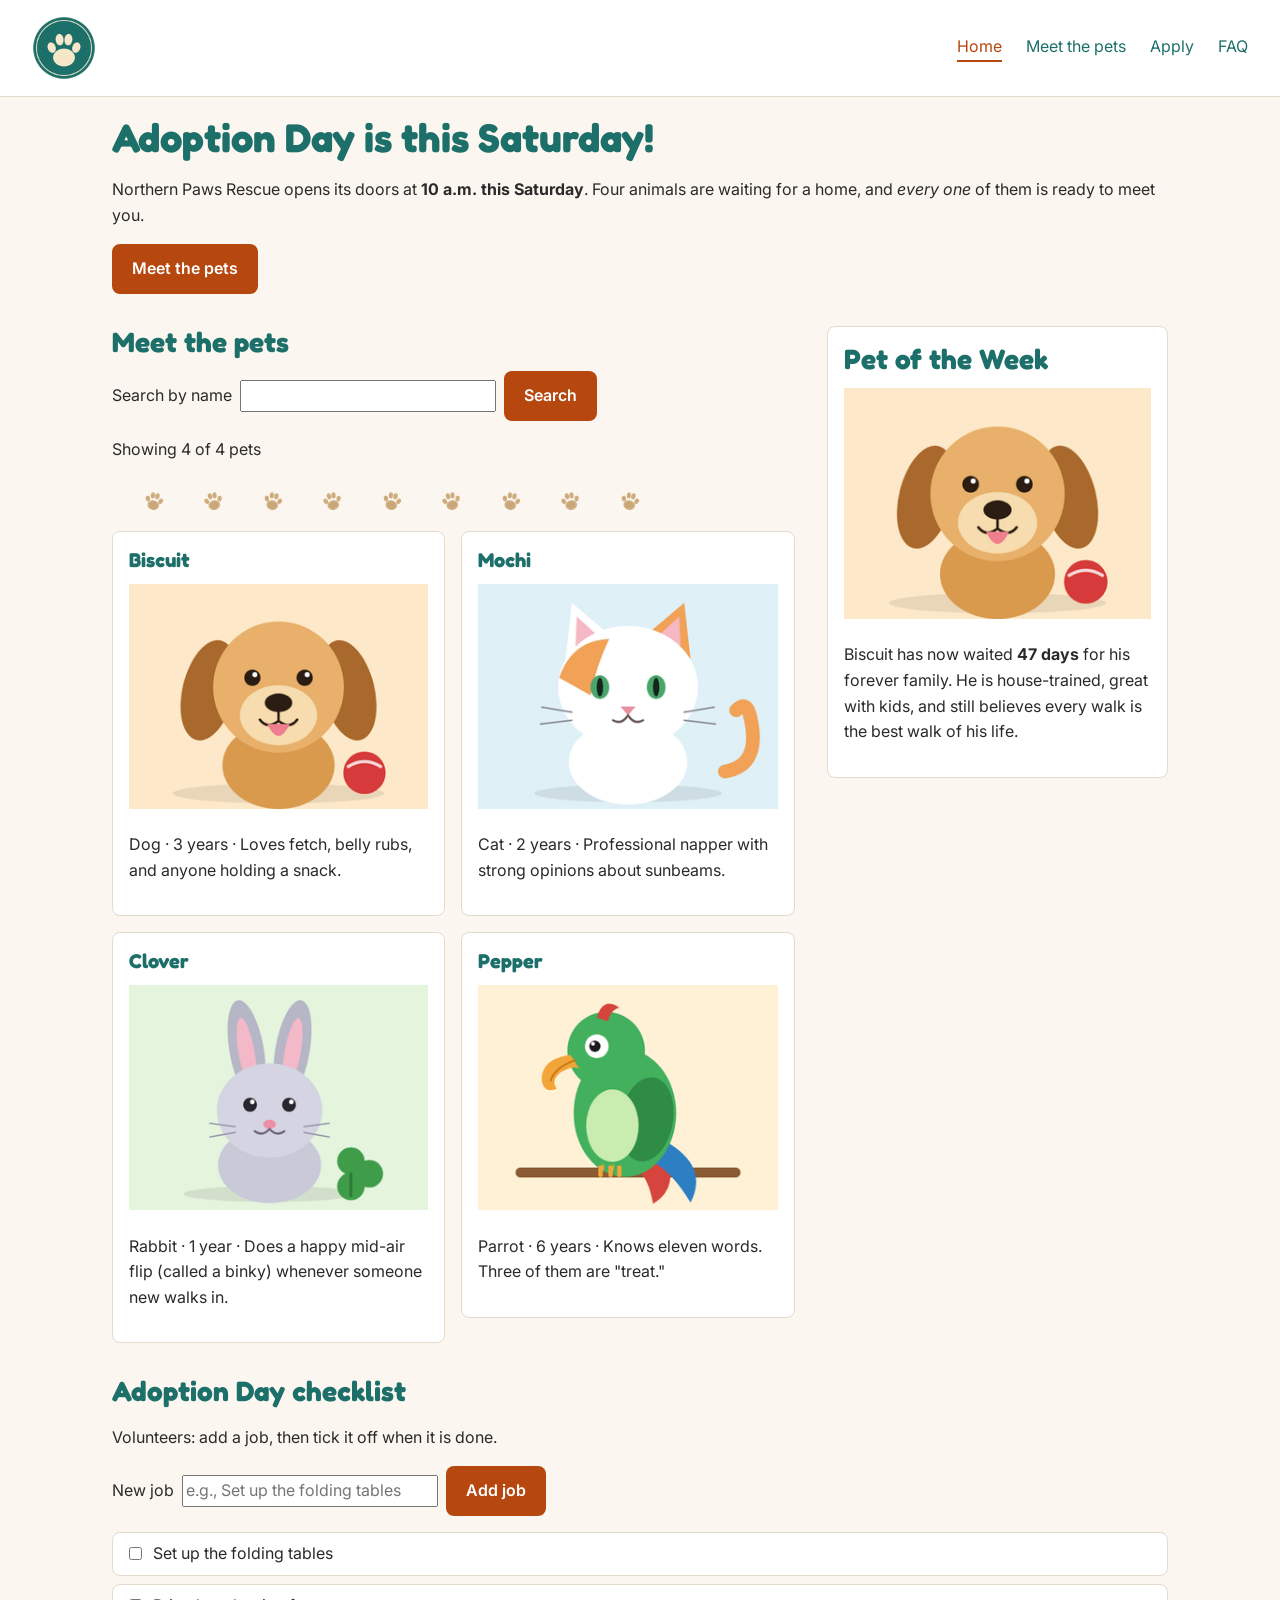
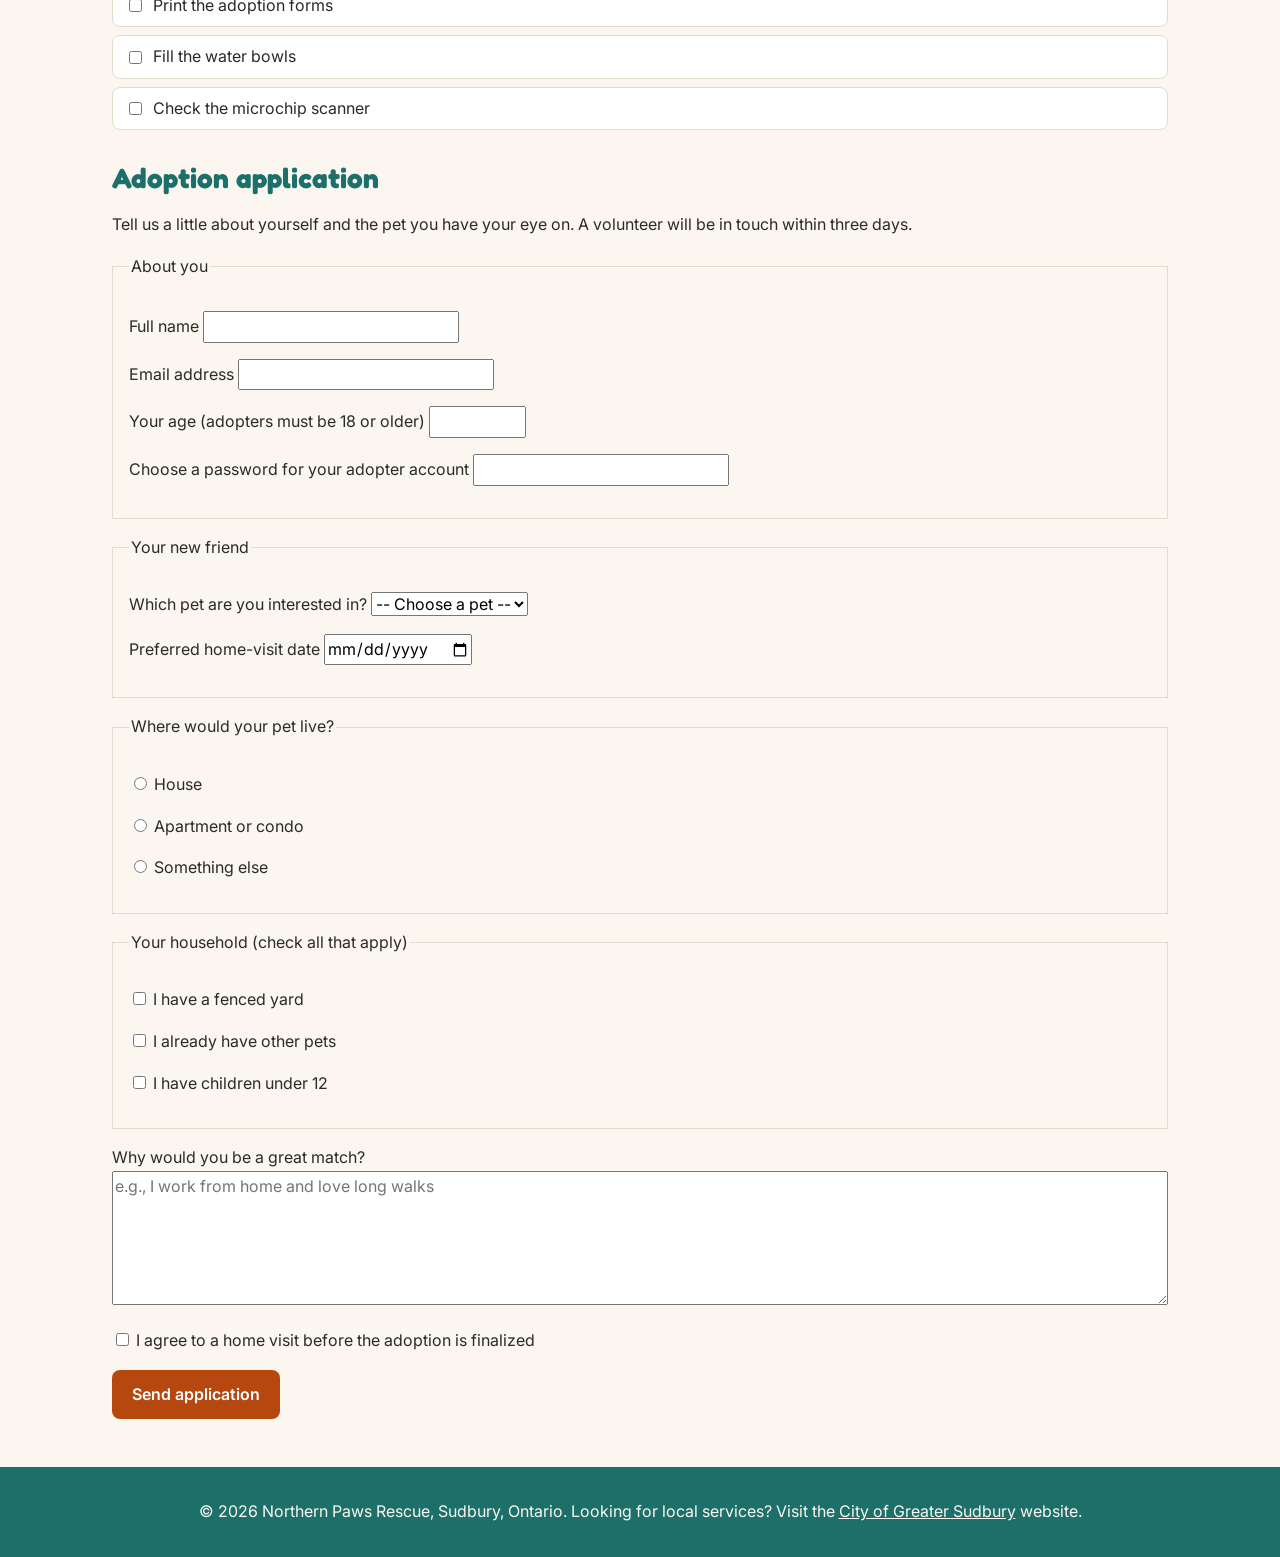
<file: index.html>
<!DOCTYPE html>
<html lang="en">
<head>
  <meta charset="UTF-8">
  <meta name="viewport" content="width=device-width, initial-scale=1.0">
  <title>Northern Paws Rescue — Adoption Day</title>
  <link rel="preconnect" href="https://fonts.googleapis.com">
  <link rel="preconnect" href="https://fonts.gstatic.com" crossorigin>
  <link href="https://fonts.googleapis.com/css2?family=Fredoka:wght@500;600&amp;family=Inter:wght@400;600&amp;display=swap" rel="stylesheet">
  <link rel="stylesheet" href="styles.css">
  <script src="script.js" defer></script>
</head>
<body>
  <header>
    <img src="images/logo.png" alt="Northern Paws Rescue logo">
    <nav>
      <a href="index.html" class="active">Home</a>
      <a href="#pets">Meet the pets</a>
      <a href="#apply">Apply</a>
      <a href="faq.html">FAQ</a>
    </nav>
  </header>

  <main>
    <section id="welcome">
      <h1>Adoption Day is this Saturday!</h1>
      <p>Northern Paws Rescue opens its doors at <strong>10 a.m. this Saturday</strong>. Four animals are waiting for a home, and <em>every one</em> of them is ready to meet you.</p>
      <a href="#pets" class="btn">Meet the pets</a>
    </section>

    <div class="showcase">
      <section id="pets">
        <h2>Meet the pets</h2> 
        <form action="index.html#pets" method="get">
          <label for="pet-search">Search by name</label>
          <input type="text" id="pet-search" name="q">
          <button type="submit" class="btn">Search</button>
        </form>
        <p id="pet-count"></p>
        <p id="no-results" class="hidden">No pets match that name. Try “Mochi” or “Pepper”.</p>
        <img src="images/paw-divider.png" alt="">
        <ul class="pet-list">
          <li>
            <article class="card">
              <h3>Biscuit</h3>
              <img src="images/biscuit.png" alt="Biscuit, a golden dog with floppy ears, smiling beside a red ball">
              <p>Dog · 3 years · Loves fetch, belly rubs, and anyone holding a snack.</p>
            </article>
          </li>
          <li>
            <article class="card">
              <h3>Mochi</h3>
              <img src="images/mochi.png" alt="Mochi, a white cat with an orange patch over one ear and green eyes">
              <p>Cat · 2 years · Professional napper with strong opinions about sunbeams.</p>
            </article>
          </li>
          <li>
            <article class="card">
              <h3>Clover</h3>
              <img src="images/clover.png" alt="Clover, a gray rabbit with tall ears sitting beside a green clover leaf">
              <p>Rabbit · 1 year · Does a happy mid-air flip (called a binky) whenever someone new walks in.</p>
            </article>
          </li>
          <li>
            <article class="card">
              <h3>Pepper</h3>
              <img src="images/pepper.png" alt="Pepper, a green parrot with an orange beak perched on a branch">
              <p>Parrot · 6 years · Knows eleven words. Three of them are "treat."</p>
            </article>
          </li>
        </ul>
      </section>

      <aside class="card">
        <h2>Pet of the Week</h2>
        <img src="images/biscuit.png" alt="Biscuit grinning happily, his red ball right beside him">
        <p>Biscuit has now waited <strong>47 days</strong> for his forever family. He is house-trained, great with kids, and still believes every walk is the best walk of his life.</p>
      </aside>
    </div>

    <section id="checklist-section">
      <h2>Adoption Day checklist</h2>
      <p>Volunteers: add a job, then tick it off when it is done.</p>
      <form id="checklist-form">
        <label for="task-name">New job</label>
        <input type="text" id="task-name" name="taskName" placeholder="e.g., Set up the folding tables">
        <button type="submit" class="btn">Add job</button>
      </form>
      <p id="form-message" class="error"></p>
      <ul id="task-list"></ul>
    </section>

    <section id="apply">
      <h2>Adoption application</h2>
      <p>Tell us a little about yourself and the pet you have your eye on. A volunteer will be in touch within three days.</p>
      <form action="/applications" method="post">
        <fieldset>
          <legend>About you</legend>
          <p>
            <label for="full-name">Full name</label>
            <input type="text" id="full-name" name="fullName" required>
          </p>
          <p>
            <label for="email">Email address</label>
            <input type="email" id="email" name="email" required>
          </p>
          <p>
            <label for="age">Your age (adopters must be 18 or older)</label>
            <input type="number" id="age" name="age" min="18" max="120" required>
          </p>
          <p>
            <label for="password">Choose a password for your adopter account</label>
            <input type="password" id="password" name="password" required>
          </p>
        </fieldset>
        <fieldset>
          <legend>Your new friend</legend>
          <p>
            <label for="pet-choice">Which pet are you interested in?</label>
            <select id="pet-choice" name="pet" required>
              <option value="">-- Choose a pet --</option>
              <option value="biscuit">Biscuit (dog)</option>
              <option value="mochi">Mochi (cat)</option>
              <option value="clover">Clover (rabbit)</option>
              <option value="pepper">Pepper (parrot)</option>
              <option value="undecided">I am not sure yet</option>
            </select>
          </p>
          <p>
            <label for="visit-date">Preferred home-visit date</label>
            <input type="date" id="visit-date" name="visitDate">
          </p>
        </fieldset>
        <fieldset>
          <legend>Where would your pet live?</legend>
          <p>
            <input type="radio" id="home-house" name="homeType" value="house" required>
            <label for="home-house">House</label>
          </p>
          <p>
            <input type="radio" id="home-apartment" name="homeType" value="apartment">
            <label for="home-apartment">Apartment or condo</label>
          </p>
          <p>
            <input type="radio" id="home-other" name="homeType" value="other">
            <label for="home-other">Something else</label>
          </p>
        </fieldset>
        <fieldset>
          <legend>Your household (check all that apply)</legend>
          <p>
            <input type="checkbox" id="has-yard" name="hasYard" value="yes">
            <label for="has-yard">I have a fenced yard</label>
          </p>
          <p>
            <input type="checkbox" id="has-pets" name="hasOtherPets" value="yes">
            <label for="has-pets">I already have other pets</label>
          </p>
          <p>
            <input type="checkbox" id="has-kids" name="hasYoungKids" value="yes">
            <label for="has-kids">I have children under 12</label>
          </p>
        </fieldset>
        <p>
          <label for="reason">Why would you be a great match?</label>
          <textarea id="reason" name="reason" rows="5" cols="40" placeholder="e.g., I work from home and love long walks"></textarea>
        </p>
        <p>
          <input type="checkbox" id="agree" name="agreeToVisit" value="yes" required>
          <label for="agree">I agree to a home visit before the adoption is finalized</label>
        </p>
        <button type="submit" class="btn">Send application</button>
      </form>
    </section>
  </main>

  <footer>
    <p>&copy; 2026 Northern Paws Rescue, Sudbury, Ontario. Looking for local services? Visit the <a href="https://www.greatersudbury.ca/">City of Greater Sudbury</a> website.</p>
  </footer>
</body>
</html>
</file>
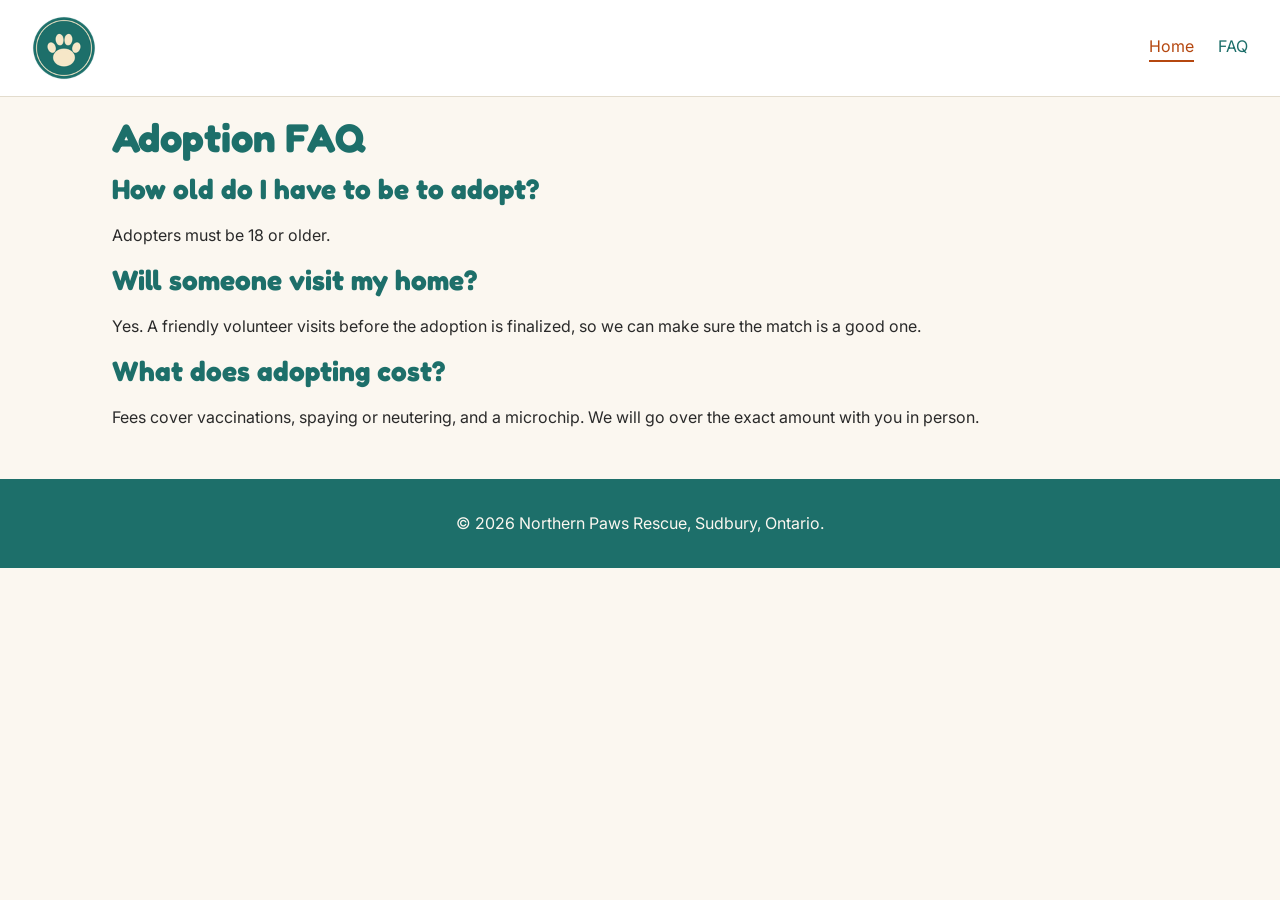
<file: faq.html>
<!DOCTYPE html>
<html lang="en">
<head>
  <meta charset="UTF-8">
  <meta name="viewport" content="width=device-width, initial-scale=1.0" />
  <title>Adoption FAQ — Northern Paws Rescue</title>
  <link rel="preconnect" href="https://fonts.googleapis.com">
  <link rel="preconnect" href="https://fonts.gstatic.com" crossorigin>
  <link href="https://fonts.googleapis.com/css2?family=Fredoka:wght@500;600&amp;family=Inter:wght@400;600&amp;display=swap" rel="stylesheet">
  <link rel="stylesheet" href="styles.css" />
</head>
<body>
  <header>
    <img src="images/logo.png" alt="Northern Paws Rescue logo">
    <nav>
      <a href="index.html" class="active">Home</a>
      <a href="faq.html">FAQ</a>
    </nav>
  </header>

  <main>
    <section>
      <h1>Adoption FAQ</h1>
      <h2>How old do I have to be to adopt?</h2>
      <p>Adopters must be 18 or older.</p>
      <h2>Will someone visit my home?</h2>
      <p>Yes. A friendly volunteer visits before the adoption is finalized, so we can make sure the match is a good one.</p>
      <h2>What does adopting cost?</h2>
      <p>Fees cover vaccinations, spaying or neutering, and a microchip. We will go over the exact amount with you in person.</p>
    </section>
  </main>

  <footer>
    <p>&copy; 2026 Northern Paws Rescue, Sudbury, Ontario.</p>
  </footer>
</body>
</html>
</file>
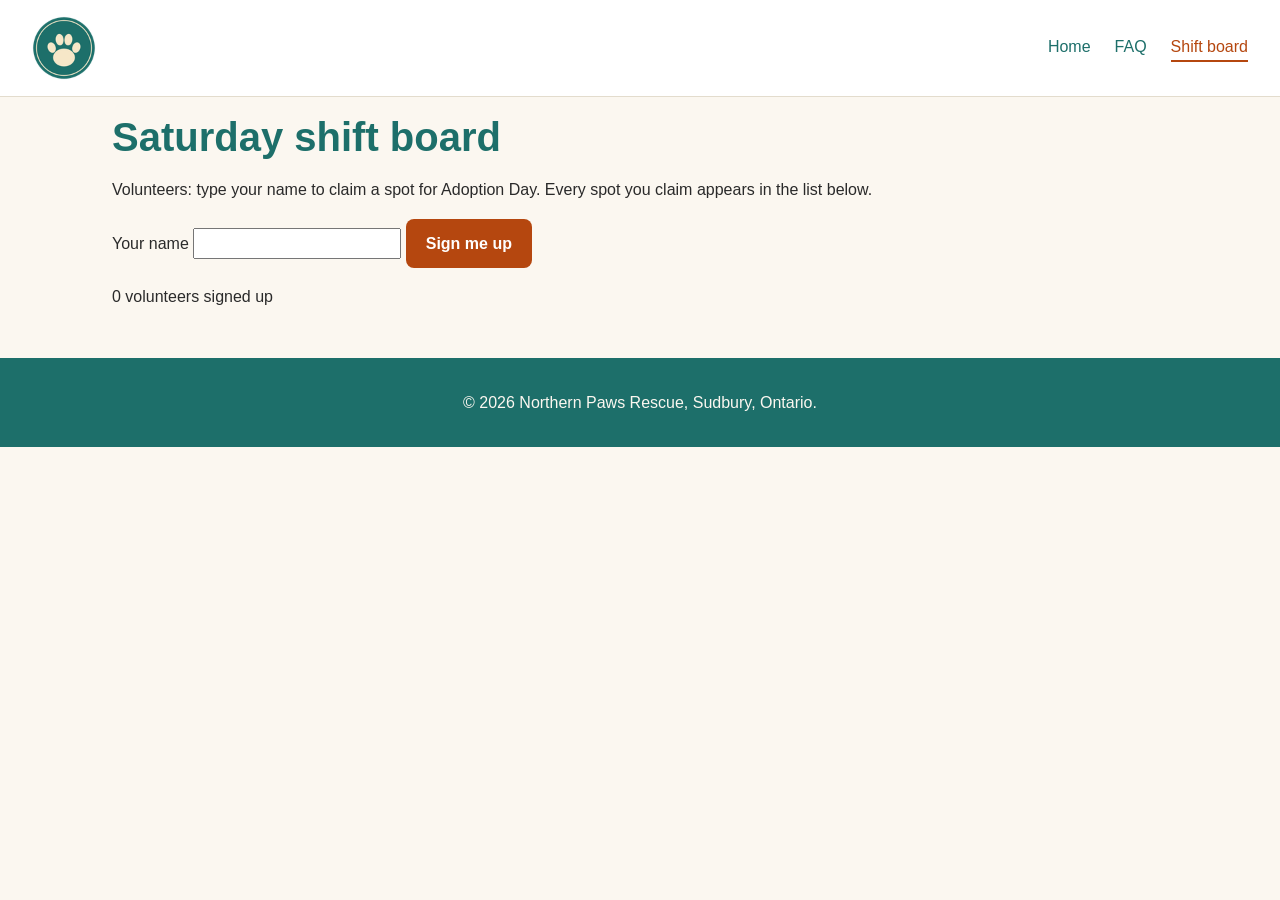
<file: shift-board.html>
<!DOCTYPE html>
<html lang="en">
<head>
  <meta charset="UTF-8">
  <meta name="viewport" content="width=device-width, initial-scale=1.0">
  <title>Saturday Shift Board — Northern Paws Rescue</title>
  <link rel="stylesheet" href="styles.css">
  <script src="shift-board.js" defer></script>
</head>
<body>
  <header>
    <img src="images/logo.png" alt="Northern Paws Rescue logo">
    <nav>
      <a href="index.html">Home</a>
      <a href="faq.html">FAQ</a>
      <a href="shift-board.html" class="active">Shift board</a>
    </nav>
  </header>

  <main>
    <section id="shifts">
      <h1>Saturday shift board</h1>
      <p>Volunteers: type your name to claim a spot for Adoption Day. Every spot you claim appears in the list below.</p>
      <form id="shift-form">
        <label for="volunteer-name">Your name</label>
        <input type="text" id="volunteer-name" name="volunteerName">
        <button type="submit" class="btn">Sign me up</button>
      </form>
      <p id="shift-message" class="error"></p>
      <p id="signup-count">0 volunteers signed up</p>
      <ul id="shift-list"></ul>
    </section>
  </main>

  <footer>
    <p>&copy; 2026 Northern Paws Rescue, Sudbury, Ontario.</p>
  </footer>
</body>
</html>
</file>
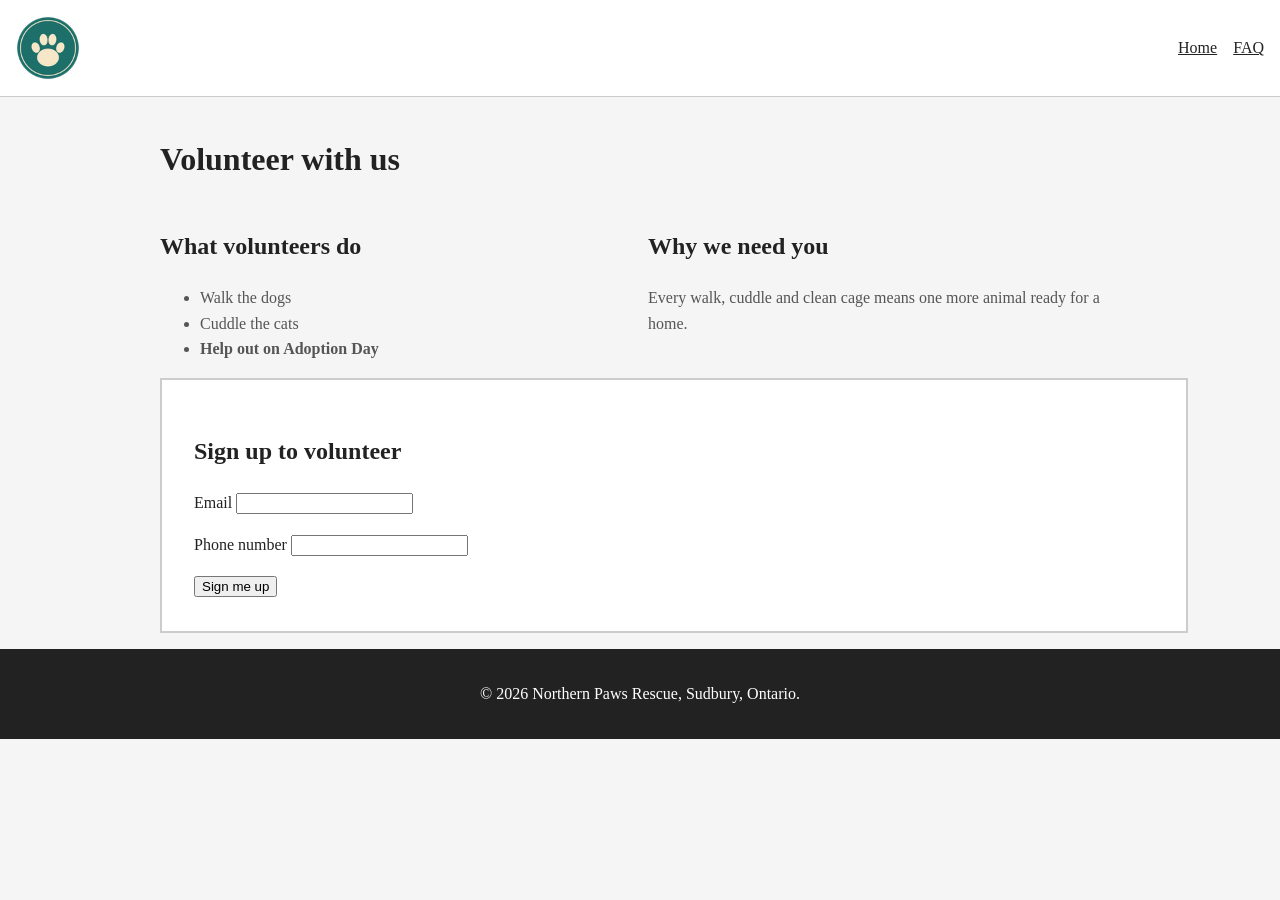
<file: volunteers.html>
<!DOCTYPE html>
<html lang="en">
<head>
  <meta charset="UTF-8">
  <title>Volunteer — Northern Paws Rescue</title>
  <link rel="stylesheet" href="volunteers.css">
</head>
<body>
  <header>
    <img src="images/logo.png" alt="Northern Paws Rescue logo">
    <nav>
      <a href="index.html">Home</a>
      <a href="faq.html">FAQ</a>
    </nav>
  </header>

  <main>
    <h1>Volunteer with us</h1>

    <div class="columns">
      <section id="roles">
        <h2>What volunteers do</h2>
        <ul>
          <li>Walk the dogs</li>
          <li>Cuddle the cats</li>
          <li class="highlight">Help out on Adoption Day</li>
        </ul>
      </section>

      <section id="why">
        <h2>Why we need you</h2>
        <p>Every walk, cuddle and clean cage means one more animal ready for a home.</p>
      </section>
    </div>

    <section id="signup">
      <h2>Sign up to volunteer</h2>
      <form action="/volunteers" method="post">
        <p>
          <label for="email">Email</label>
          <input type="email" id="email" name="email" required>
        </p>
        <p>
          <label for="phone">Phone number</label>
          <input type="text" id="phone" name="phone">
        </p>
        <button type="submit">Sign me up</button>
      </form>
    </section>
  </main>

  <footer>
    <p>&copy; 2026 Northern Paws Rescue, Sudbury, Ontario.</p>
  </footer>
</body>
</html>
</file>
<file: styles.css>
/* Northern Paws Rescue — styles.css */

:root {
  --color-bg: #fbf7f0;
  --color-surface: #ffffff;
  --color-text: #2a2a2a;
  --color-primary: #1d6f6a;
  --color-accent: #b5470f;
  --color-accent-dark: #8f3809;
  --color-border: #e3dccd;
  --spacing-unit: 1rem;
  --radius: 0.5rem;
  --font-heading: "Fredoka", "Trebuchet MS", sans-serif;
  --font-body: "Inter", "Helvetica Neue", Arial, sans-serif;
}

* {
  box-sizing: border-box;
}

body {
  margin: 0;
  background-color: var(--color-bg);
  color: var(--color-text);
  font-family: var(--font-body);
  font-size: 1rem;
  line-height: 1.6;
}

img {
  max-width: 100%;
  height: auto;
}

h1,
h2,
h3 {
  margin: 0 0 0.75rem;
  font-family: var(--font-heading);
  line-height: 1.2;
  color: var(--color-primary);
}

h1 {
  font-size: 2rem;
}

h2 {
  font-size: 1.5rem;
}

h3 {
  font-size: 1.25rem;
}

a {
  color: var(--color-primary);
}

header {
  display: flex;
  flex-wrap: wrap;
  justify-content: space-between;
  align-items: center;
  gap: 1rem;
  padding: var(--spacing-unit);
  background-color: var(--color-surface);
  border-bottom: 1px solid var(--color-border);
}

header img {
  width: 4rem;
}

nav {
  display: flex;
  flex-wrap: wrap;
  gap: 0.5rem 1.5rem;
}

nav a {
  text-decoration: none;
  color: var(--color-primary);
}

#pets form {
  display: flex;
  flex-wrap: wrap;
  align-items: center;
  gap: 0.5rem;
  margin-bottom: 1rem;
}

main {
  max-width: 70rem;
  margin: 0 auto;
  padding: var(--spacing-unit);
}

section {
  margin-bottom: 2rem;
}

fieldset {
  margin: 0 0 1rem;
  padding: var(--spacing-unit);
  border: 1px solid var(--color-border);
}

input,
select,
textarea,
button {
  font: inherit;
}

textarea {
  width: 100%;
}

footer {
  padding: var(--spacing-unit);
  background-color: var(--color-primary);
  color: var(--color-bg);
  text-align: center;
}

footer a {
  color: var(--color-bg);
}

.btn {
  display: inline-block;
  padding: 0.75rem 1.25rem;
  background-color: var(--color-accent);
  color: #fff;
  border: 0;
  border-radius: var(--radius);
  font-weight: 600;
  text-decoration: none;
  cursor: pointer;
}

.btn:hover {
  background-color: var(--color-accent-dark);
}

.card {
  padding: var(--spacing-unit);
  background-color: var(--color-surface);
  border: 1px solid var(--color-border);
  border-radius: var(--radius);
}

.active {
  color: var(--color-accent);
  border-bottom: 2px solid var(--color-accent);
}

.pet-list {
  list-style: none;
  margin: 0;
  padding: 0;
  display: grid;
  grid-template-columns: 1fr;
  gap: var(--spacing-unit);
}

/* Helper classes used by the JavaScript in Class Activity 5 */
.hidden {
  display: none;
}

.error {
  margin: 0.5rem 0 0;
  color: #b00020;
  font-weight: 600;
}

#checklist-form {
  display: flex;
  flex-wrap: wrap;
  align-items: center;
  gap: 0.5rem;
}

#task-list {
  list-style: none;
  margin: 1rem 0 0;
  padding: 0;
}

#task-list li {
  margin-bottom: 0.5rem;
  padding: 0.5rem 0.75rem;
  background-color: var(--color-surface);
  border: 1px solid var(--color-border);
  border-radius: var(--radius);
}

#task-list label {
  display: flex;
  align-items: center;
  gap: 0.5rem;
  cursor: pointer;
}

.done span {
  color: #5f5f5f;
  text-decoration: line-through;
}

.showcase {
  display: grid;
  gap: 2rem;
}

@media (min-width: 768px) {
  h1 {
    font-size: 2.5rem;
  }

  h2 {
    font-size: 1.75rem;
  }

  header,
  main,
  footer {
    padding-left: 2rem;
    padding-right: 2rem;
  }

  .pet-list {
    grid-template-columns: repeat(2, 1fr);
  }
}

@media (min-width: 1024px) {
  .showcase {
    grid-template-columns: 2fr 1fr;
    align-items: start;
  }
}
</file>
<file: volunteers.css>
/* Northern Paws Rescue — volunteers.css */

body {
  margin: 0;
  background-color: #f5f5f5;
  color: #222;
  line-height: 1.6;
}

header {
  display: flex;
  flex-wrap: wrap;
  justify-content: space-between;
  align-items: center;
  padding: 1rem;
  background-color: #fff;
  border-bottom: 1px solid #ccc;
}

header img {
  width: 4rem;
}

nav {
  display: flex;
  flex-wrap: wrap;
  gap: 1rem;
}

nav a {
  margin-left: 0;
  color: #222;
}

main {
  max-width: 60rem;
  margin: 0 auto;
  padding: 1rem;
}

.columns {
  display: grid;
  grid-template-columns: 1fr 1fr;
  gap: 1rem;
}

#roles li {
  color: #555;
}

.highlight {
  color: #2e5395;
  font-weight: 600;
}

#why p {
  color: #555;
}

#signup {
  width: 100%;
  padding: 2rem;
  border: 2px solid #ccc;
  background-color: #fff;
}

footer {
  padding: 1rem;
  background-color: #222;
  color: #fff;
  text-align: center;
}

@media (max-width: 767px) {
  .columns {
      grid-template-columns: 1fr;
  }
}
</file>
